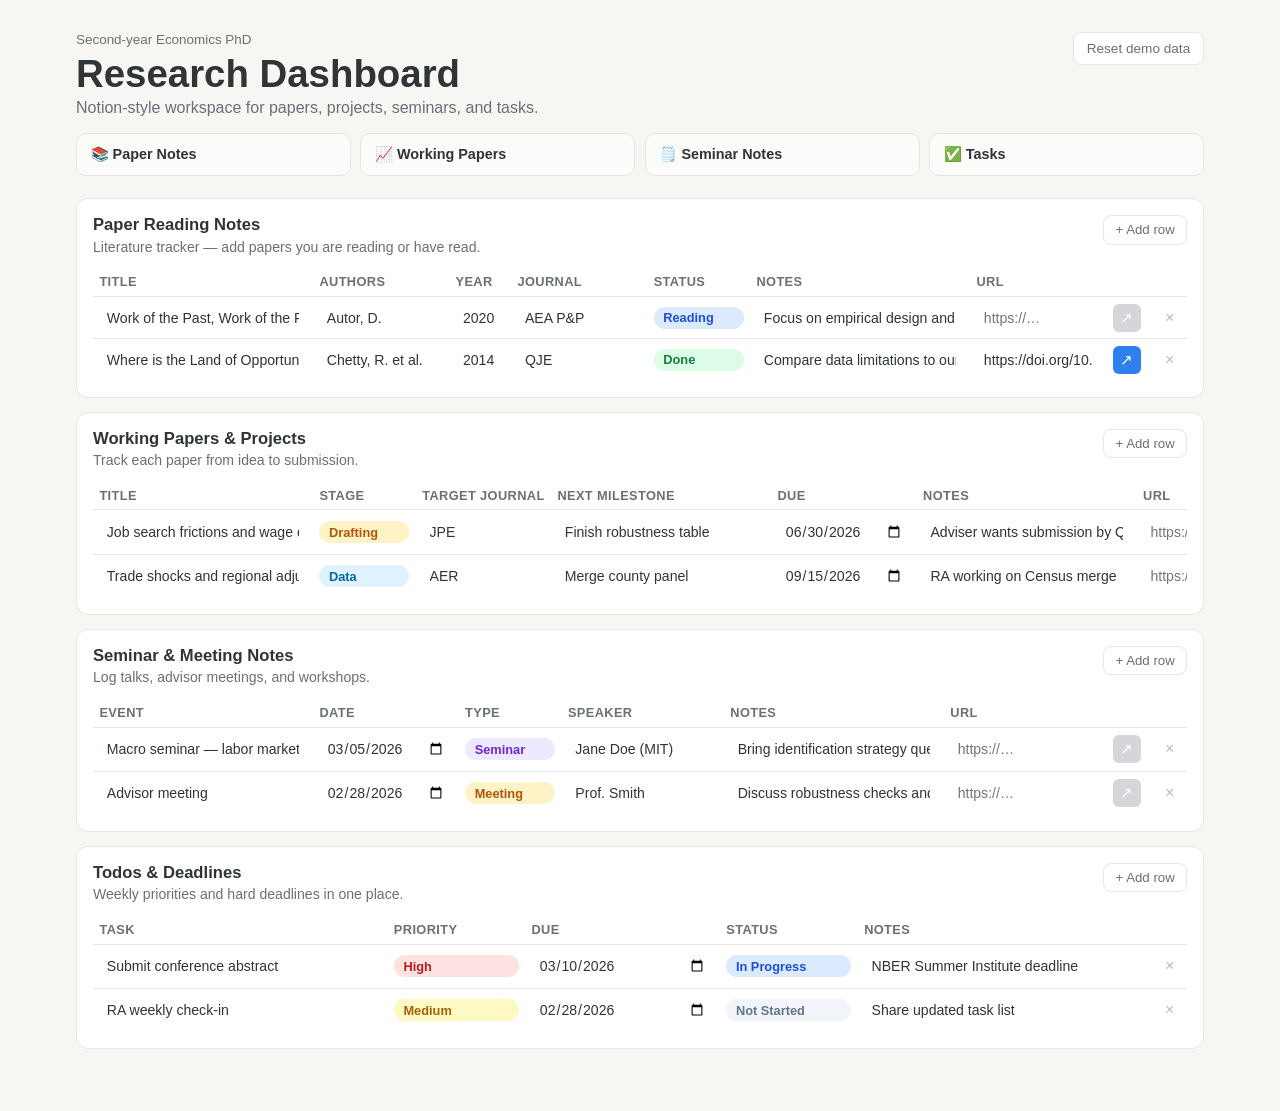
<file: index.html>
<!doctype html>
<html lang="en">
  <head>
    <meta charset="UTF-8" />
    <meta name="viewport" content="width=device-width, initial-scale=1.0" />
    <title>PhD Dashboard</title>
    <link rel="stylesheet" href="./ui/styles.css" />
  </head>
  <body>
    <main class="page">
      <header class="topbar">
        <div>
          <p class="crumb">Second-year Economics PhD</p>
          <h1>Research Dashboard</h1>
          <p class="subtitle">Notion-style workspace for papers, projects, seminars, and tasks.</p>
        </div>
        <button id="reset-data" class="ghost-btn" type="button">Reset demo data</button>
      </header>

      <nav class="quick-grid" aria-label="quick links">
        <a class="quick-card" href="#papers">📚 Paper Notes</a>
        <a class="quick-card" href="#projects">📈 Working Papers</a>
        <a class="quick-card" href="#seminars">🗒️ Seminar Notes</a>
        <a class="quick-card" href="#todos">✅ Tasks</a>
      </nav>

      <div id="app"></div>
    </main>

    <script>
      const STORAGE_KEY = "phd_dashboard_v3";

      // ── Schema definitions ──────────────────────────────────────────────────
      const schemas = [
        {
          id: "papers",
          icon: "📚",
          label: "Paper Reading Notes",
          hint: "Literature tracker — add papers you are reading or have read.",
          columns: [
            { key: "title",   label: "Title",      type: "text",   grow: 2 },
            { key: "authors", label: "Authors",    type: "text",   grow: 1 },
            { key: "year",    label: "Year",       type: "text",   width: "62px" },
            { key: "journal", label: "Journal",    type: "text",   grow: 1 },
            { key: "status",  label: "Status",     type: "select", options: ["Unread","Reading","Done"] },
            { key: "notes",   label: "Notes",      type: "text",   grow: 2 },
            { key: "url",     label: "URL",        type: "url",    grow: 1 }
          ]
        },
        {
          id: "projects",
          icon: "📈",
          label: "Working Papers & Projects",
          hint: "Track each paper from idea to submission.",
          columns: [
            { key: "title",         label: "Title",           type: "text",   grow: 2 },
            { key: "stage",         label: "Stage",           type: "select", options: ["Idea","Reading","Data","Analysis","Drafting","Submitted","Published"] },
            { key: "targetJournal", label: "Target Journal",  type: "text",   grow: 1 },
            { key: "nextMilestone", label: "Next Milestone",  type: "text",   grow: 2 },
            { key: "due",           label: "Due",             type: "date" },
            { key: "notes",         label: "Notes",           type: "text",   grow: 2 },
            { key: "url",           label: "URL",             type: "url",    grow: 1 }
          ]
        },
        {
          id: "seminars",
          icon: "🗒️",
          label: "Seminar & Meeting Notes",
          hint: "Log talks, advisor meetings, and workshops.",
          columns: [
            { key: "event",   label: "Event",    type: "text",   grow: 2 },
            { key: "date",    label: "Date",     type: "date" },
            { key: "type",    label: "Type",     type: "select", options: ["Seminar","Meeting","Workshop","Conference","Job Talk"] },
            { key: "speaker", label: "Speaker",  type: "text",   grow: 1 },
            { key: "notes",   label: "Notes",    type: "text",   grow: 2 },
            { key: "url",     label: "URL",      type: "url",    grow: 1 }
          ]
        },
        {
          id: "todos",
          icon: "✅",
          label: "Todos & Deadlines",
          hint: "Weekly priorities and hard deadlines in one place.",
          columns: [
            { key: "task",     label: "Task",     type: "text",   grow: 2 },
            { key: "priority", label: "Priority", type: "select", options: ["High","Medium","Low"] },
            { key: "due",      label: "Due",      type: "date" },
            { key: "status",   label: "Status",   type: "select", options: ["Not Started","In Progress","Done"] },
            { key: "notes",    label: "Notes",    type: "text",   grow: 2 }
          ]
        }
      ];

      // ── Seed data ───────────────────────────────────────────────────────────
      const seed = {
        papers: [
          {
            title: "Work of the Past, Work of the Future",
            authors: "Autor, D.",
            year: "2020",
            journal: "AEA P&P",
            status: "Reading",
            notes: "Focus on empirical design and polarization mechanism",
            url: ""
          },
          {
            title: "Where is the Land of Opportunity?",
            authors: "Chetty, R. et al.",
            year: "2014",
            journal: "QJE",
            status: "Done",
            notes: "Compare data limitations to our context",
            url: "https://doi.org/10.1093/qje/qju022"
          }
        ],
        projects: [
          {
            title: "Job search frictions and wage dynamics",
            stage: "Drafting",
            targetJournal: "JPE",
            nextMilestone: "Finish robustness table",
            due: "2026-06-30",
            notes: "Adviser wants submission by Q4 2026",
            url: ""
          },
          {
            title: "Trade shocks and regional adjustment",
            stage: "Data",
            targetJournal: "AER",
            nextMilestone: "Merge county panel",
            due: "2026-09-15",
            notes: "RA working on Census merge",
            url: ""
          }
        ],
        seminars: [
          {
            event: "Macro seminar — labor markets",
            date: "2026-03-05",
            type: "Seminar",
            speaker: "Jane Doe (MIT)",
            notes: "Bring identification strategy question",
            url: ""
          },
          {
            event: "Advisor meeting",
            date: "2026-02-28",
            type: "Meeting",
            speaker: "Prof. Smith",
            notes: "Discuss robustness checks and timeline",
            url: ""
          }
        ],
        todos: [
          {
            task: "Submit conference abstract",
            priority: "High",
            due: "2026-03-10",
            status: "In Progress",
            notes: "NBER Summer Institute deadline"
          },
          {
            task: "RA weekly check-in",
            priority: "Medium",
            due: "2026-02-28",
            status: "Not Started",
            notes: "Share updated task list"
          }
        ]
      };

      // ── State ───────────────────────────────────────────────────────────────
      let state = JSON.parse(localStorage.getItem(STORAGE_KEY) || "null") ||
                  structuredClone(seed);

      function save() {
        localStorage.setItem(STORAGE_KEY, JSON.stringify(state));
      }

      function validUrl(value) {
        if (!value || !value.trim()) return "";
        try {
          const normalized = value.startsWith("http") ? value : `https://${value}`;
          return new URL(normalized).toString();
        } catch {
          return "";
        }
      }

      function blankRow(schema) {
        const row = {};
        schema.columns.forEach(col => {
          row[col.key] = col.type === "select" ? col.options[0] : "";
        });
        return row;
      }

      // ── Rendering ───────────────────────────────────────────────────────────
      function renderAll() {
        const app = document.getElementById("app");
        app.innerHTML = "";
        schemas.forEach(schema => renderSection(schema, app));
      }

      function renderSection(schema, container) {
        if (!state[schema.id]) state[schema.id] = [];

        const section = document.createElement("section");
        section.className = "database";
        section.id = schema.id;

        // Header row: title + add button
        const dbHead = document.createElement("div");
        dbHead.className = "db-header";

        const titleWrap = document.createElement("div");
        const h2 = document.createElement("h2");
        h2.textContent = schema.label;
        const hint = document.createElement("p");
        hint.className = "hint";
        hint.textContent = schema.hint;
        titleWrap.appendChild(h2);
        titleWrap.appendChild(hint);

        const addBtn = document.createElement("button");
        addBtn.className = "add-btn";
        addBtn.textContent = "+ Add row";
        addBtn.addEventListener("click", () => {
          state[schema.id].push(blankRow(schema));
          save();
          // Re-render only this section
          const old = document.getElementById(schema.id);
          const parent = old.parentNode;
          const next = old.nextSibling;
          old.remove();
          const newSection = document.createDocumentFragment();
          renderSection(schema, newSection);
          parent.insertBefore(newSection, next);
          // Focus first input of the new last row
          const sec = document.getElementById(schema.id);
          const lastInput = sec.querySelector("tbody tr:last-child td:first-child input");
          if (lastInput) lastInput.focus();
        });

        dbHead.appendChild(titleWrap);
        dbHead.appendChild(addBtn);
        section.appendChild(dbHead);

        // Table
        const wrap = document.createElement("div");
        wrap.className = "table-wrap";

        const table = document.createElement("table");
        const thead = document.createElement("thead");
        const headerRow = document.createElement("tr");

        schema.columns.forEach(col => {
          const th = document.createElement("th");
          th.textContent = col.label;
          if (col.width) th.style.width = col.width;
          headerRow.appendChild(th);
        });

        const hasUrl = schema.columns.some(c => c.type === "url");
        if (hasUrl) {
          const openTh = document.createElement("th");
          openTh.style.width = "46px";
          headerRow.appendChild(openTh);
        }

        const delTh = document.createElement("th");
        delTh.style.width = "32px";
        headerRow.appendChild(delTh);

        thead.appendChild(headerRow);
        table.appendChild(thead);

        const tbody = document.createElement("tbody");
        state[schema.id].forEach((row, i) => {
          tbody.appendChild(buildRow(schema, row, i));
        });
        table.appendChild(tbody);
        wrap.appendChild(table);
        section.appendChild(wrap);

        // Empty-state row
        if (state[schema.id].length === 0) {
          const empty = document.createElement("p");
          empty.className = "empty-hint";
          empty.textContent = "No entries yet. Click \"+ Add row\" to get started.";
          wrap.appendChild(empty);
        }

        container.appendChild(section);
      }

      function buildRow(schema, row, rowIndex) {
        const tr = document.createElement("tr");
        let openLink = null;

        schema.columns.forEach(col => {
          const td = document.createElement("td");
          if (col.grow) td.style.minWidth = `${col.grow * 110}px`;

          if (col.type === "select") {
            const badge = document.createElement("div");
            badge.className = "badge-wrap";
            const val = row[col.key] || col.options[0];
            badge.dataset.val = val;

            const sel = document.createElement("select");
            col.options.forEach(opt => {
              const option = document.createElement("option");
              option.value = opt;
              option.textContent = opt;
              if (val === opt) option.selected = true;
              sel.appendChild(option);
            });
            sel.addEventListener("change", e => {
              state[schema.id][rowIndex][col.key] = e.target.value;
              badge.dataset.val = e.target.value;
              save();
            });
            badge.appendChild(sel);
            td.appendChild(badge);

          } else if (col.type === "date") {
            const input = document.createElement("input");
            input.type = "date";
            input.value = row[col.key] || "";
            input.addEventListener("change", e => {
              state[schema.id][rowIndex][col.key] = e.target.value;
              save();
            });
            td.appendChild(input);

          } else if (col.type === "url") {
            const input = document.createElement("input");
            input.type = "text";
            input.placeholder = "https://…";
            input.value = row[col.key] || "";
            input.addEventListener("input", e => {
              state[schema.id][rowIndex][col.key] = e.target.value;
              const href = validUrl(e.target.value);
              if (openLink) {
                openLink.href = href || "#";
                openLink.classList.toggle("disabled", !href);
              }
              save();
            });
            td.appendChild(input);

          } else {
            const input = document.createElement("input");
            input.type = "text";
            input.value = row[col.key] || "";
            input.addEventListener("input", e => {
              state[schema.id][rowIndex][col.key] = e.target.value;
              save();
            });
            td.appendChild(input);
          }

          tr.appendChild(td);
        });

        // Open link cell
        const hasUrl = schema.columns.some(c => c.type === "url");
        if (hasUrl) {
          const openTd = document.createElement("td");
          const link = document.createElement("a");
          const href = validUrl(row.url || "");
          link.href = href || "#";
          link.target = "_blank";
          link.rel = "noreferrer";
          link.textContent = "↗";
          link.title = "Open URL";
          link.className = `open-link ${href ? "" : "disabled"}`;
          openLink = link;
          openTd.appendChild(link);
          tr.appendChild(openTd);
        }

        // Delete cell
        const delTd = document.createElement("td");
        const delBtn = document.createElement("button");
        delBtn.className = "del-btn";
        delBtn.textContent = "×";
        delBtn.title = "Delete row";
        delBtn.addEventListener("click", () => {
          state[schema.id].splice(rowIndex, 1);
          save();
          // Re-render this section in place
          const old = document.getElementById(schema.id);
          const parent = old.parentNode;
          const next = old.nextSibling;
          old.remove();
          const frag = document.createDocumentFragment();
          renderSection(schema, frag);
          parent.insertBefore(frag, next);
        });
        delTd.appendChild(delBtn);
        tr.appendChild(delTd);

        return tr;
      }

      // ── Boot ────────────────────────────────────────────────────────────────
      renderAll();

      document.getElementById("reset-data").addEventListener("click", () => {
        if (confirm("Reset all data to the demo state? This cannot be undone.")) {
          localStorage.setItem(STORAGE_KEY, JSON.stringify(structuredClone(seed)));
          location.reload();
        }
      });
    </script>
  </body>
</html>
</file>
<file: ui/styles.css>
:root {
  --bg: #f7f6f3;
  --panel: #ffffff;
  --line: #e8e6e1;
  --text: #2f3437;
  --muted: #6b6f76;
  --accent: #2f80ed;
}

* { box-sizing: border-box; }

body {
  margin: 0;
  background: var(--bg);
  color: var(--text);
  font-family: Inter, -apple-system, BlinkMacSystemFont, "Segoe UI", sans-serif;
}

.page {
  max-width: 1160px;
  margin: 0 auto;
  padding: 2rem 1rem 3rem;
}

/* ── Top bar ──────────────────────────────────────────────────────────────── */
.topbar {
  display: flex;
  justify-content: space-between;
  gap: 1rem;
  align-items: flex-start;
  margin-bottom: 1rem;
}

.crumb {
  margin: 0;
  font-size: .84rem;
  color: var(--muted);
}

h1 {
  margin: .3rem 0 .2rem;
  font-size: clamp(1.7rem, 3vw, 2.4rem);
}

.subtitle {
  margin: 0;
  color: var(--muted);
}

.ghost-btn {
  border: 1px solid var(--line);
  background: var(--panel);
  border-radius: 8px;
  padding: .5rem .8rem;
  cursor: pointer;
  font-size: .85rem;
  color: var(--muted);
  white-space: nowrap;
}
.ghost-btn:hover { background: #f0efec; }

/* ── Quick nav cards ──────────────────────────────────────────────────────── */
.quick-grid {
  display: grid;
  grid-template-columns: repeat(auto-fit, minmax(160px, 1fr));
  gap: .6rem;
  margin: 1rem 0 1.4rem;
  text-decoration: none;
  list-style: none;
  padding: 0;
}

.quick-card {
  text-decoration: none;
  color: var(--text);
  background: #fbfbfa;
  border: 1px solid var(--line);
  border-radius: 10px;
  padding: .75rem .85rem;
  font-weight: 600;
  font-size: .9rem;
}
.quick-card:hover { background: #f3f2ef; }

/* ── Database section ─────────────────────────────────────────────────────── */
.database {
  background: var(--panel);
  border: 1px solid var(--line);
  border-radius: 12px;
  padding: 1rem;
  margin-bottom: .9rem;
}

.db-header {
  display: flex;
  justify-content: space-between;
  align-items: flex-start;
  gap: 1rem;
  margin-bottom: .8rem;
}

h2 {
  font-size: 1.04rem;
  margin: 0 0 .2rem;
}

.hint {
  margin: 0;
  color: var(--muted);
  font-size: .88rem;
}

.empty-hint {
  margin: .6rem 0 .2rem;
  color: var(--muted);
  font-size: .88rem;
  font-style: italic;
}

/* ── Buttons ──────────────────────────────────────────────────────────────── */
.add-btn {
  flex-shrink: 0;
  background: var(--panel);
  border: 1px solid var(--line);
  border-radius: 8px;
  padding: .38rem .7rem;
  font-size: .83rem;
  cursor: pointer;
  color: var(--muted);
  white-space: nowrap;
}
.add-btn:hover {
  background: #f0efec;
  color: var(--text);
}

.del-btn {
  display: flex;
  align-items: center;
  justify-content: center;
  width: 22px;
  height: 22px;
  border: none;
  background: transparent;
  border-radius: 4px;
  cursor: pointer;
  color: #c0bbb5;
  font-size: 1rem;
  line-height: 1;
  padding: 0;
}
.del-btn:hover {
  background: #fee2e2;
  color: #b91c1c;
}

/* ── Table ────────────────────────────────────────────────────────────────── */
.table-wrap {
  overflow-x: auto;
}

table {
  width: 100%;
  border-collapse: collapse;
}

th, td {
  border-bottom: 1px solid var(--line);
  padding: .42rem .4rem;
  text-align: left;
  vertical-align: middle;
  white-space: nowrap;
}

td { white-space: normal; }

th {
  color: var(--muted);
  font-weight: 600;
  font-size: .8rem;
  text-transform: uppercase;
  letter-spacing: .03em;
}

tr:last-child td { border-bottom: none; }

/* ── Inputs ───────────────────────────────────────────────────────────────── */
input[type="text"],
input[type="date"] {
  width: 100%;
  border: 1px solid transparent;
  background: transparent;
  border-radius: 6px;
  padding: .3rem .4rem;
  color: var(--text);
  font-size: .88rem;
  font-family: inherit;
}

input[type="text"]:focus,
input[type="date"]:focus {
  border-color: #c5defd;
  outline: none;
  background: #f6faff;
}

/* ── Status badge selects ─────────────────────────────────────────────────── */
.badge-wrap {
  display: inline-flex;
  width: 100%;
}

.badge-wrap select {
  appearance: none;
  -webkit-appearance: none;
  border: none;
  border-radius: 999px;
  padding: .22rem .6rem;
  font-size: .8rem;
  font-weight: 600;
  font-family: inherit;
  cursor: pointer;
  width: 100%;
  min-width: 90px;
  /* default: neutral */
  background: #f1f5f9;
  color: #64748b;
}
.badge-wrap select:focus {
  outline: 2px solid #c5defd;
  outline-offset: 1px;
}

/* Paper status */
.badge-wrap[data-val="Unread"] select   { background: #f1f5f9; color: #64748b; }
.badge-wrap[data-val="Reading"] select  { background: #dbeafe; color: #1d4ed8; }
.badge-wrap[data-val="Done"] select     { background: #dcfce7; color: #15803d; }

/* Priority */
.badge-wrap[data-val="High"] select     { background: #fee2e2; color: #b91c1c; }
.badge-wrap[data-val="Medium"] select   { background: #fef9c3; color: #a16207; }
.badge-wrap[data-val="Low"] select      { background: #f0fdf4; color: #15803d; }

/* Todo status — "Not Started" and "In Progress" handled above + Done */
.badge-wrap[data-val="Not Started"] select  { background: #f1f5f9; color: #64748b; }
.badge-wrap[data-val="In Progress"] select  { background: #dbeafe; color: #1d4ed8; }

/* Seminar / event type */
.badge-wrap[data-val="Seminar"] select      { background: #ede9fe; color: #6d28d9; }
.badge-wrap[data-val="Meeting"] select      { background: #fef3c7; color: #b45309; }
.badge-wrap[data-val="Workshop"] select     { background: #e0f2fe; color: #0369a1; }
.badge-wrap[data-val="Conference"] select   { background: #d1fae5; color: #065f46; }
.badge-wrap[data-val="Job Talk"] select     { background: #fce7f3; color: #9d174d; }

/* Project stage */
.badge-wrap[data-val="Idea"] select         { background: #ede9fe; color: #6d28d9; }
.badge-wrap[data-val="Data"] select         { background: #e0f2fe; color: #0369a1; }
.badge-wrap[data-val="Analysis"] select     { background: #cffafe; color: #155e75; }
.badge-wrap[data-val="Drafting"] select     { background: #fef3c7; color: #b45309; }
.badge-wrap[data-val="Submitted"] select    { background: #d1fae5; color: #065f46; }
.badge-wrap[data-val="Published"] select    { background: #dcfce7; color: #15803d; }

/* ── Open-URL link ────────────────────────────────────────────────────────── */
.open-link {
  display: inline-flex;
  align-items: center;
  justify-content: center;
  width: 28px;
  height: 28px;
  color: #fff;
  text-decoration: none;
  background: var(--accent);
  border-radius: 6px;
  font-size: .95rem;
}

.open-link.disabled {
  background: #d4d6da;
  pointer-events: none;
}

/* ── Responsive ───────────────────────────────────────────────────────────── */
@media (max-width: 720px) {
  .topbar {
    flex-direction: column;
  }
  .db-header {
    flex-direction: column;
    align-items: flex-start;
  }
}
</file>
